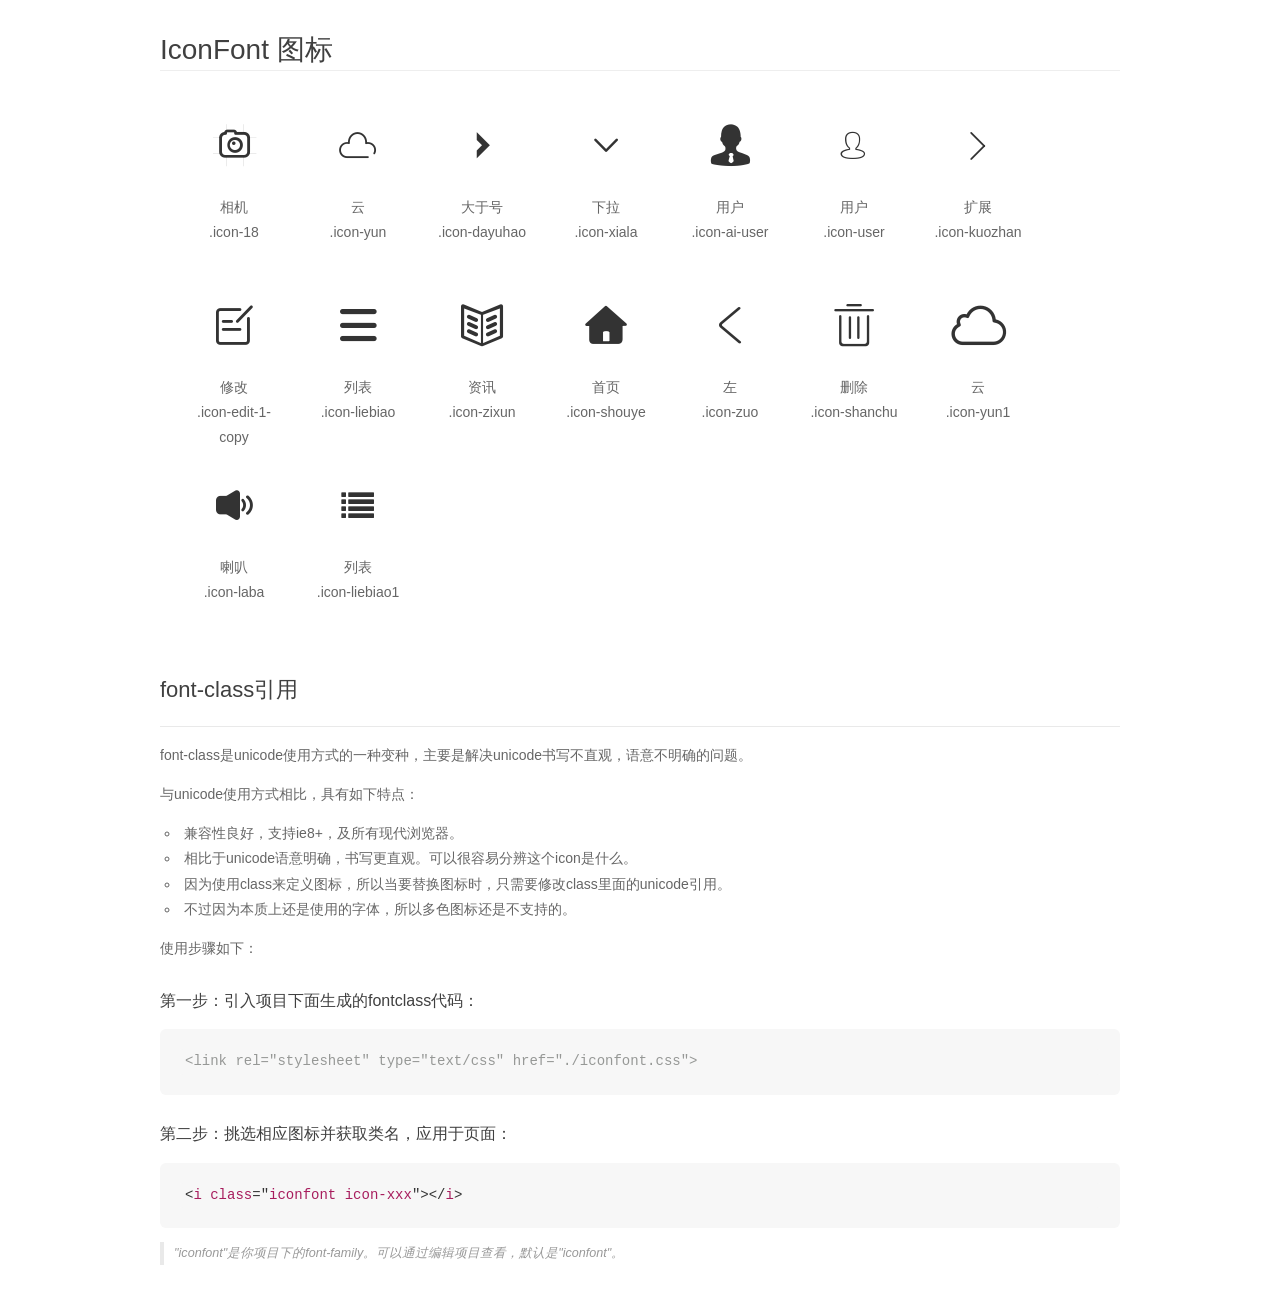
<file: look/Info/css/iconFont/demo_fontclass.html>
<!DOCTYPE html>
<html>
<head>
    <meta charset="utf-8"/>
    <title>IconFont</title>
    <link rel="stylesheet" href="demo.css">
    <link rel="stylesheet" href="iconfont.css">
</head>
<body>
    <div class="main markdown">
        <h1>IconFont 图标</h1>
        <ul class="icon_lists clear">
            
                <li>
                <i class="icon iconfont icon-18"></i>
                    <div class="name">相机</div>
                    <div class="fontclass">.icon-18</div>
                </li>
            
                <li>
                <i class="icon iconfont icon-yun"></i>
                    <div class="name">云</div>
                    <div class="fontclass">.icon-yun</div>
                </li>
            
                <li>
                <i class="icon iconfont icon-dayuhao"></i>
                    <div class="name">大于号</div>
                    <div class="fontclass">.icon-dayuhao</div>
                </li>
            
                <li>
                <i class="icon iconfont icon-xiala"></i>
                    <div class="name">下拉</div>
                    <div class="fontclass">.icon-xiala</div>
                </li>
            
                <li>
                <i class="icon iconfont icon-ai-user"></i>
                    <div class="name">用户</div>
                    <div class="fontclass">.icon-ai-user</div>
                </li>
            
                <li>
                <i class="icon iconfont icon-user"></i>
                    <div class="name">用户</div>
                    <div class="fontclass">.icon-user</div>
                </li>
            
                <li>
                <i class="icon iconfont icon-kuozhan"></i>
                    <div class="name">扩展</div>
                    <div class="fontclass">.icon-kuozhan</div>
                </li>
            
                <li>
                <i class="icon iconfont icon-edit-1-copy"></i>
                    <div class="name">修改</div>
                    <div class="fontclass">.icon-edit-1-copy</div>
                </li>
            
                <li>
                <i class="icon iconfont icon-liebiao"></i>
                    <div class="name">列表</div>
                    <div class="fontclass">.icon-liebiao</div>
                </li>
            
                <li>
                <i class="icon iconfont icon-zixun"></i>
                    <div class="name">资讯</div>
                    <div class="fontclass">.icon-zixun</div>
                </li>
            
                <li>
                <i class="icon iconfont icon-shouye"></i>
                    <div class="name">首页</div>
                    <div class="fontclass">.icon-shouye</div>
                </li>
            
                <li>
                <i class="icon iconfont icon-zuo"></i>
                    <div class="name"> 左</div>
                    <div class="fontclass">.icon-zuo</div>
                </li>
            
                <li>
                <i class="icon iconfont icon-shanchu"></i>
                    <div class="name">删除</div>
                    <div class="fontclass">.icon-shanchu</div>
                </li>
            
                <li>
                <i class="icon iconfont icon-yun1"></i>
                    <div class="name">云</div>
                    <div class="fontclass">.icon-yun1</div>
                </li>
            
                <li>
                <i class="icon iconfont icon-laba"></i>
                    <div class="name">喇叭</div>
                    <div class="fontclass">.icon-laba</div>
                </li>
            
                <li>
                <i class="icon iconfont icon-liebiao1"></i>
                    <div class="name">列表</div>
                    <div class="fontclass">.icon-liebiao1</div>
                </li>
            
        </ul>

        <h2 id="font-class-">font-class引用</h2>
        <hr>

        <p>font-class是unicode使用方式的一种变种，主要是解决unicode书写不直观，语意不明确的问题。</p>
        <p>与unicode使用方式相比，具有如下特点：</p>
        <ul>
        <li>兼容性良好，支持ie8+，及所有现代浏览器。</li>
        <li>相比于unicode语意明确，书写更直观。可以很容易分辨这个icon是什么。</li>
        <li>因为使用class来定义图标，所以当要替换图标时，只需要修改class里面的unicode引用。</li>
        <li>不过因为本质上还是使用的字体，所以多色图标还是不支持的。</li>
        </ul>
        <p>使用步骤如下：</p>
        <h3 id="-fontclass-">第一步：引入项目下面生成的fontclass代码：</h3>


        <pre><code class="lang-js hljs javascript"><span class="hljs-comment">&lt;link rel="stylesheet" type="text/css" href="./iconfont.css"&gt;</span></code></pre>
        <h3 id="-">第二步：挑选相应图标并获取类名，应用于页面：</h3>
        <pre><code class="lang-css hljs">&lt;<span class="hljs-selector-tag">i</span> <span class="hljs-selector-tag">class</span>="<span class="hljs-selector-tag">iconfont</span> <span class="hljs-selector-tag">icon-xxx</span>"&gt;&lt;/<span class="hljs-selector-tag">i</span>&gt;</code></pre>
        <blockquote>
        <p>"iconfont"是你项目下的font-family。可以通过编辑项目查看，默认是"iconfont"。</p>
        </blockquote>
    </div>
</body>
</html>
</file>
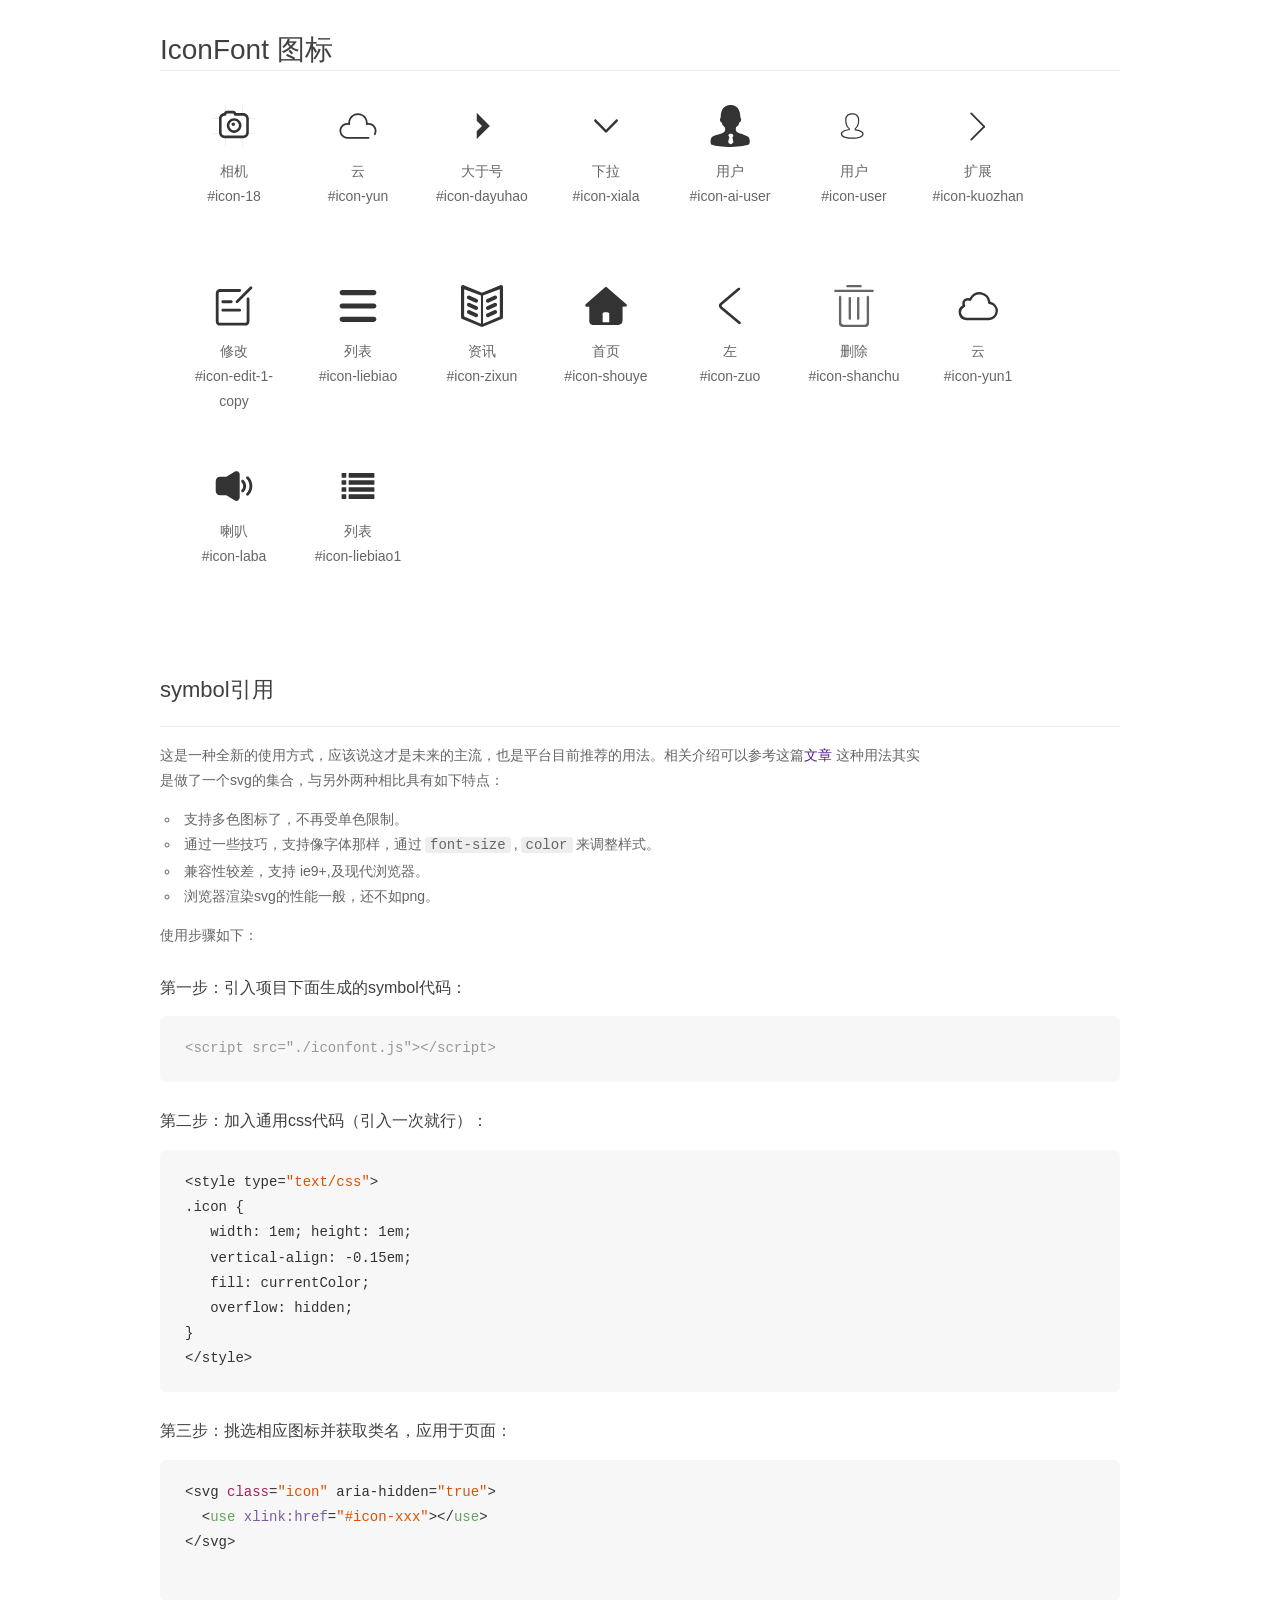
<file: look/Info/css/iconFont/demo_symbol.html>
<!DOCTYPE html>
<html>
<head>
    <meta charset="utf-8"/>
    <title>IconFont</title>
    <link rel="stylesheet" href="demo.css">
    <script src="iconfont.js"></script>

    <style type="text/css">
        .icon {
          /* 通过设置 font-size 来改变图标大小 */
          width: 1em; height: 1em;
          /* 图标和文字相邻时，垂直对齐 */
          vertical-align: -0.15em;
          /* 通过设置 color 来改变 SVG 的颜色/fill */
          fill: currentColor;
          /* path 和 stroke 溢出 viewBox 部分在 IE 下会显示
             normalize.css 中也包含这行 */
          overflow: hidden;
        }

    </style>
</head>
<body>
    <div class="main markdown">
        <h1>IconFont 图标</h1>
        <ul class="icon_lists clear">
            
                <li>
                    <svg class="icon" aria-hidden="true">
                        <use xlink:href="#icon-18"></use>
                    </svg>
                    <div class="name">相机</div>
                    <div class="fontclass">#icon-18</div>
                </li>
            
                <li>
                    <svg class="icon" aria-hidden="true">
                        <use xlink:href="#icon-yun"></use>
                    </svg>
                    <div class="name">云</div>
                    <div class="fontclass">#icon-yun</div>
                </li>
            
                <li>
                    <svg class="icon" aria-hidden="true">
                        <use xlink:href="#icon-dayuhao"></use>
                    </svg>
                    <div class="name">大于号</div>
                    <div class="fontclass">#icon-dayuhao</div>
                </li>
            
                <li>
                    <svg class="icon" aria-hidden="true">
                        <use xlink:href="#icon-xiala"></use>
                    </svg>
                    <div class="name">下拉</div>
                    <div class="fontclass">#icon-xiala</div>
                </li>
            
                <li>
                    <svg class="icon" aria-hidden="true">
                        <use xlink:href="#icon-ai-user"></use>
                    </svg>
                    <div class="name">用户</div>
                    <div class="fontclass">#icon-ai-user</div>
                </li>
            
                <li>
                    <svg class="icon" aria-hidden="true">
                        <use xlink:href="#icon-user"></use>
                    </svg>
                    <div class="name">用户</div>
                    <div class="fontclass">#icon-user</div>
                </li>
            
                <li>
                    <svg class="icon" aria-hidden="true">
                        <use xlink:href="#icon-kuozhan"></use>
                    </svg>
                    <div class="name">扩展</div>
                    <div class="fontclass">#icon-kuozhan</div>
                </li>
            
                <li>
                    <svg class="icon" aria-hidden="true">
                        <use xlink:href="#icon-edit-1-copy"></use>
                    </svg>
                    <div class="name">修改</div>
                    <div class="fontclass">#icon-edit-1-copy</div>
                </li>
            
                <li>
                    <svg class="icon" aria-hidden="true">
                        <use xlink:href="#icon-liebiao"></use>
                    </svg>
                    <div class="name">列表</div>
                    <div class="fontclass">#icon-liebiao</div>
                </li>
            
                <li>
                    <svg class="icon" aria-hidden="true">
                        <use xlink:href="#icon-zixun"></use>
                    </svg>
                    <div class="name">资讯</div>
                    <div class="fontclass">#icon-zixun</div>
                </li>
            
                <li>
                    <svg class="icon" aria-hidden="true">
                        <use xlink:href="#icon-shouye"></use>
                    </svg>
                    <div class="name">首页</div>
                    <div class="fontclass">#icon-shouye</div>
                </li>
            
                <li>
                    <svg class="icon" aria-hidden="true">
                        <use xlink:href="#icon-zuo"></use>
                    </svg>
                    <div class="name"> 左</div>
                    <div class="fontclass">#icon-zuo</div>
                </li>
            
                <li>
                    <svg class="icon" aria-hidden="true">
                        <use xlink:href="#icon-shanchu"></use>
                    </svg>
                    <div class="name">删除</div>
                    <div class="fontclass">#icon-shanchu</div>
                </li>
            
                <li>
                    <svg class="icon" aria-hidden="true">
                        <use xlink:href="#icon-yun1"></use>
                    </svg>
                    <div class="name">云</div>
                    <div class="fontclass">#icon-yun1</div>
                </li>
            
                <li>
                    <svg class="icon" aria-hidden="true">
                        <use xlink:href="#icon-laba"></use>
                    </svg>
                    <div class="name">喇叭</div>
                    <div class="fontclass">#icon-laba</div>
                </li>
            
                <li>
                    <svg class="icon" aria-hidden="true">
                        <use xlink:href="#icon-liebiao1"></use>
                    </svg>
                    <div class="name">列表</div>
                    <div class="fontclass">#icon-liebiao1</div>
                </li>
            
        </ul>


        <h2 id="symbol-">symbol引用</h2>
        <hr>

        <p>这是一种全新的使用方式，应该说这才是未来的主流，也是平台目前推荐的用法。相关介绍可以参考这篇<a href="">文章</a>
        这种用法其实是做了一个svg的集合，与另外两种相比具有如下特点：</p>
        <ul>
          <li>支持多色图标了，不再受单色限制。</li>
          <li>通过一些技巧，支持像字体那样，通过<code>font-size</code>,<code>color</code>来调整样式。</li>
          <li>兼容性较差，支持 ie9+,及现代浏览器。</li>
          <li>浏览器渲染svg的性能一般，还不如png。</li>
        </ul>
        <p>使用步骤如下：</p>
        <h3 id="-symbol-">第一步：引入项目下面生成的symbol代码：</h3>
        <pre><code class="lang-js hljs javascript"><span class="hljs-comment">&lt;script src="./iconfont.js"&gt;&lt;/script&gt;</span></code></pre>
        <h3 id="-css-">第二步：加入通用css代码（引入一次就行）：</h3>
        <pre><code class="lang-js hljs javascript">&lt;style type=<span class="hljs-string">"text/css"</span>&gt;
.icon {
   width: <span class="hljs-number">1</span>em; height: <span class="hljs-number">1</span>em;
   vertical-align: <span class="hljs-number">-0.15</span>em;
   fill: currentColor;
   overflow: hidden;
}
&lt;<span class="hljs-regexp">/style&gt;</span></code></pre>
        <h3 id="-">第三步：挑选相应图标并获取类名，应用于页面：</h3>
        <pre><code class="lang-js hljs javascript">&lt;svg <span class="hljs-class"><span class="hljs-keyword">class</span></span>=<span class="hljs-string">"icon"</span> aria-hidden=<span class="hljs-string">"true"</span>&gt;<span class="xml"><span class="hljs-tag">
  &lt;<span class="hljs-name">use</span> <span class="hljs-attr">xlink:href</span>=<span class="hljs-string">"#icon-xxx"</span>&gt;</span><span class="hljs-tag">&lt;/<span class="hljs-name">use</span>&gt;</span>
</span>&lt;<span class="hljs-regexp">/svg&gt;
        </span></code></pre>
    </div>
</body>
</html>
</file>
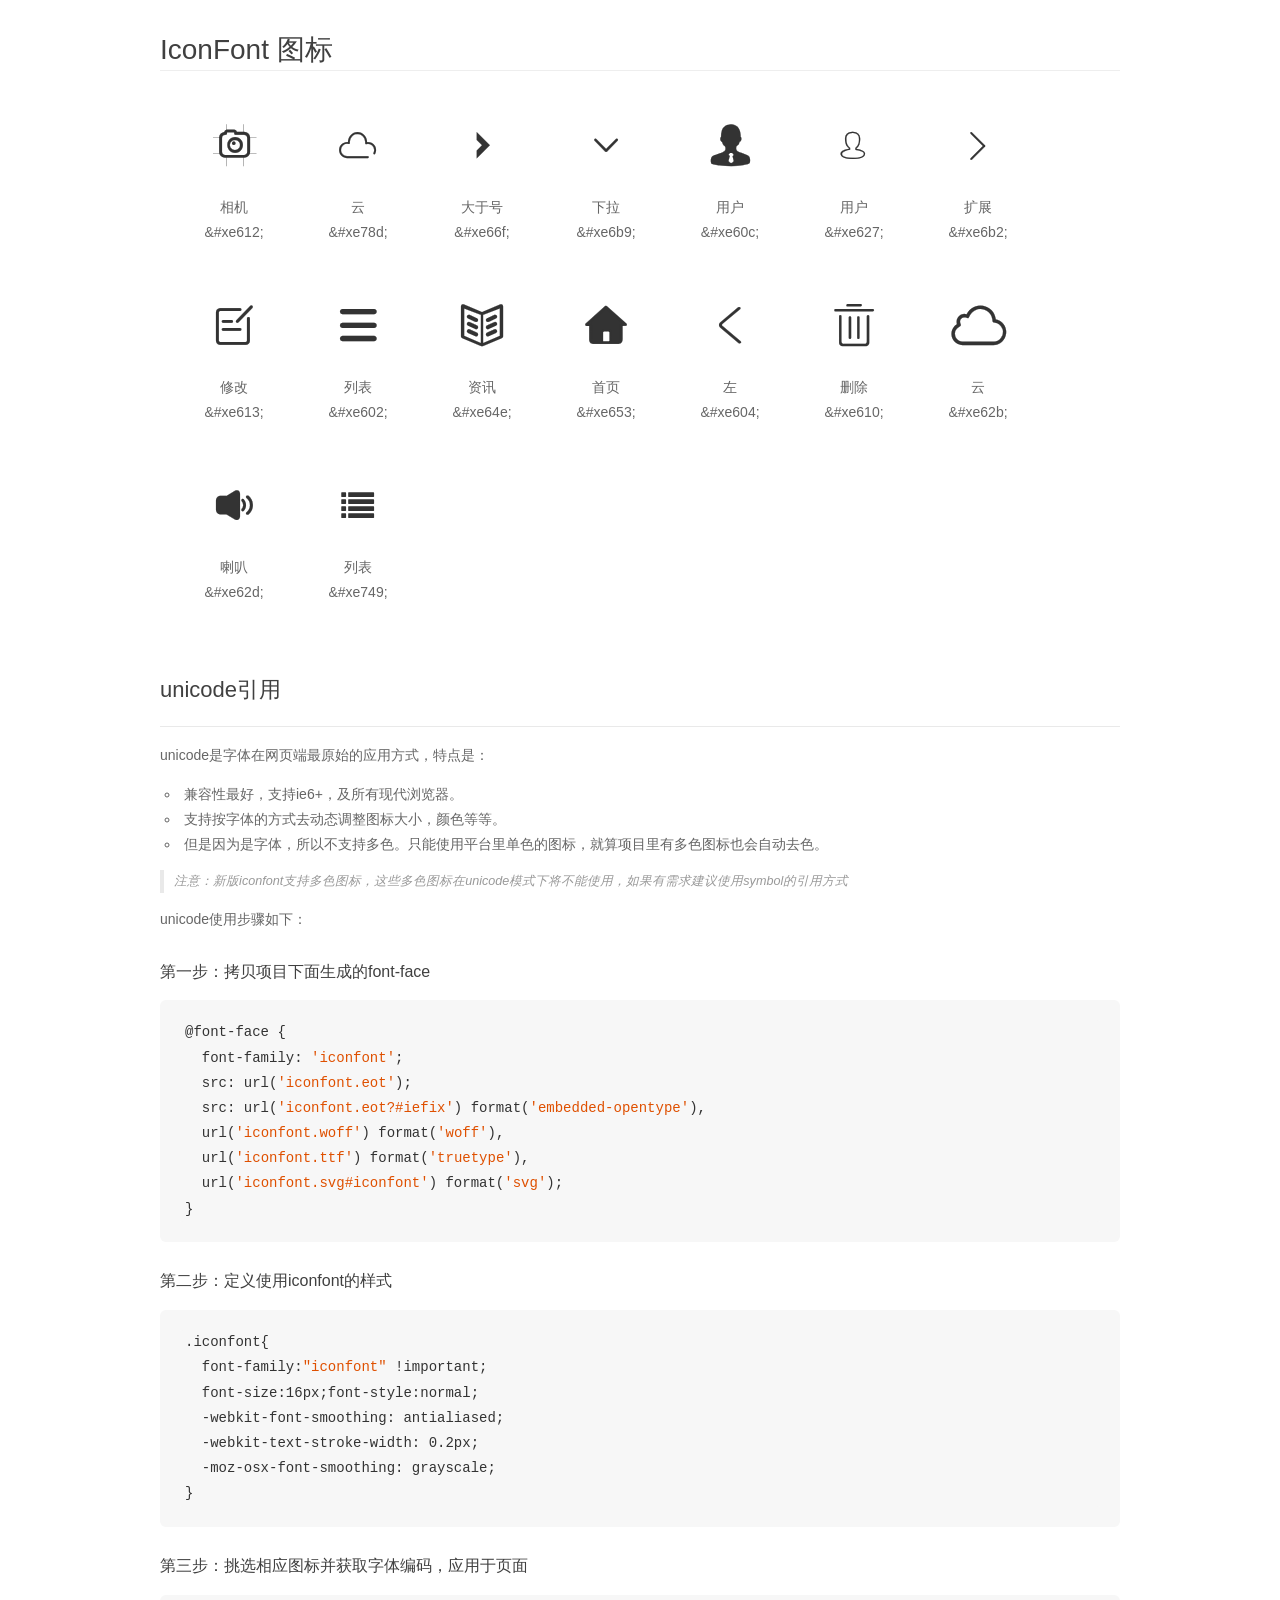
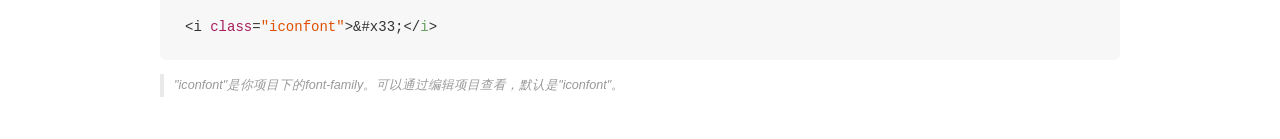
<file: look/Info/css/iconFont/demo_unicode.html>
<!DOCTYPE html>
<html>
<head>
    <meta charset="utf-8"/>
    <title>IconFont</title>
    <link rel="stylesheet" href="demo.css">

    <style type="text/css">

        @font-face {font-family: "iconfont";
          src: url('iconfont.eot'); /* IE9*/
          src: url('iconfont.eot#iefix') format('embedded-opentype'), /* IE6-IE8 */
          url('iconfont.woff') format('woff'), /* chrome, firefox */
          url('iconfont.ttf') format('truetype'), /* chrome, firefox, opera, Safari, Android, iOS 4.2+*/
          url('iconfont.svg#iconfont') format('svg'); /* iOS 4.1- */
        }

        .iconfont {
          font-family:"iconfont" !important;
          font-size:16px;
          font-style:normal;
          -webkit-font-smoothing: antialiased;
          -webkit-text-stroke-width: 0.2px;
          -moz-osx-font-smoothing: grayscale;
        }

    </style>
</head>
<body>
    <div class="main markdown">
        <h1>IconFont 图标</h1>
        <ul class="icon_lists clear">
            
                <li>
                <i class="icon iconfont">&#xe612;</i>
                    <div class="name">相机</div>
                    <div class="code">&amp;#xe612;</div>
                </li>
            
                <li>
                <i class="icon iconfont">&#xe78d;</i>
                    <div class="name">云</div>
                    <div class="code">&amp;#xe78d;</div>
                </li>
            
                <li>
                <i class="icon iconfont">&#xe66f;</i>
                    <div class="name">大于号</div>
                    <div class="code">&amp;#xe66f;</div>
                </li>
            
                <li>
                <i class="icon iconfont">&#xe6b9;</i>
                    <div class="name">下拉</div>
                    <div class="code">&amp;#xe6b9;</div>
                </li>
            
                <li>
                <i class="icon iconfont">&#xe60c;</i>
                    <div class="name">用户</div>
                    <div class="code">&amp;#xe60c;</div>
                </li>
            
                <li>
                <i class="icon iconfont">&#xe627;</i>
                    <div class="name">用户</div>
                    <div class="code">&amp;#xe627;</div>
                </li>
            
                <li>
                <i class="icon iconfont">&#xe6b2;</i>
                    <div class="name">扩展</div>
                    <div class="code">&amp;#xe6b2;</div>
                </li>
            
                <li>
                <i class="icon iconfont">&#xe613;</i>
                    <div class="name">修改</div>
                    <div class="code">&amp;#xe613;</div>
                </li>
            
                <li>
                <i class="icon iconfont">&#xe602;</i>
                    <div class="name">列表</div>
                    <div class="code">&amp;#xe602;</div>
                </li>
            
                <li>
                <i class="icon iconfont">&#xe64e;</i>
                    <div class="name">资讯</div>
                    <div class="code">&amp;#xe64e;</div>
                </li>
            
                <li>
                <i class="icon iconfont">&#xe653;</i>
                    <div class="name">首页</div>
                    <div class="code">&amp;#xe653;</div>
                </li>
            
                <li>
                <i class="icon iconfont">&#xe604;</i>
                    <div class="name"> 左</div>
                    <div class="code">&amp;#xe604;</div>
                </li>
            
                <li>
                <i class="icon iconfont">&#xe610;</i>
                    <div class="name">删除</div>
                    <div class="code">&amp;#xe610;</div>
                </li>
            
                <li>
                <i class="icon iconfont">&#xe62b;</i>
                    <div class="name">云</div>
                    <div class="code">&amp;#xe62b;</div>
                </li>
            
                <li>
                <i class="icon iconfont">&#xe62d;</i>
                    <div class="name">喇叭</div>
                    <div class="code">&amp;#xe62d;</div>
                </li>
            
                <li>
                <i class="icon iconfont">&#xe749;</i>
                    <div class="name">列表</div>
                    <div class="code">&amp;#xe749;</div>
                </li>
            
        </ul>
        <h2 id="unicode-">unicode引用</h2>
        <hr>

        <p>unicode是字体在网页端最原始的应用方式，特点是：</p>
        <ul>
        <li>兼容性最好，支持ie6+，及所有现代浏览器。</li>
        <li>支持按字体的方式去动态调整图标大小，颜色等等。</li>
        <li>但是因为是字体，所以不支持多色。只能使用平台里单色的图标，就算项目里有多色图标也会自动去色。</li>
        </ul>
        <blockquote>
        <p>注意：新版iconfont支持多色图标，这些多色图标在unicode模式下将不能使用，如果有需求建议使用symbol的引用方式</p>
        </blockquote>
        <p>unicode使用步骤如下：</p>
        <h3 id="-font-face">第一步：拷贝项目下面生成的font-face</h3>
        <pre><code class="lang-js hljs javascript">@font-face {
  font-family: <span class="hljs-string">'iconfont'</span>;
  src: url(<span class="hljs-string">'iconfont.eot'</span>);
  src: url(<span class="hljs-string">'iconfont.eot?#iefix'</span>) format(<span class="hljs-string">'embedded-opentype'</span>),
  url(<span class="hljs-string">'iconfont.woff'</span>) format(<span class="hljs-string">'woff'</span>),
  url(<span class="hljs-string">'iconfont.ttf'</span>) format(<span class="hljs-string">'truetype'</span>),
  url(<span class="hljs-string">'iconfont.svg#iconfont'</span>) format(<span class="hljs-string">'svg'</span>);
}
</code></pre>
        <h3 id="-iconfont-">第二步：定义使用iconfont的样式</h3>
        <pre><code class="lang-js hljs javascript">.iconfont{
  font-family:<span class="hljs-string">"iconfont"</span> !important;
  font-size:<span class="hljs-number">16</span>px;font-style:normal;
  -webkit-font-smoothing: antialiased;
  -webkit-text-stroke-width: <span class="hljs-number">0.2</span>px;
  -moz-osx-font-smoothing: grayscale;
}
</code></pre>
        <h3 id="-">第三步：挑选相应图标并获取字体编码，应用于页面</h3>
        <pre><code class="lang-js hljs javascript">&lt;i <span class="hljs-class"><span class="hljs-keyword">class</span></span>=<span class="hljs-string">"iconfont"</span>&gt;&amp;#x33;<span class="xml"><span class="hljs-tag">&lt;/<span class="hljs-name">i</span>&gt;</span></span></code></pre>

        <blockquote>
        <p>"iconfont"是你项目下的font-family。可以通过编辑项目查看，默认是"iconfont"。</p>
        </blockquote>
    </div>


</body>
</html>
</file>
<file: look/Info/css/iconFont/demo.css>
*{margin: 0;padding: 0;list-style: none;}
/*
KISSY CSS Reset
理念：1. reset 的目的不是清除浏览器的默认样式，这仅是部分工作。清除和重置是紧密不可分的。
2. reset 的目的不是让默认样式在所有浏览器下一致，而是减少默认样式有可能带来的问题。
3. reset 期望提供一套普适通用的基础样式。但没有银弹，推荐根据具体需求，裁剪和修改后再使用。
特色：1. 适应中文；2. 基于最新主流浏览器。
维护：玉伯<lifesinger@gmail.com>, 正淳<ragecarrier@gmail.com>
 */

/** 清除内外边距 **/
body, h1, h2, h3, h4, h5, h6, hr, p, blockquote, /* structural elements 结构元素 */
dl, dt, dd, ul, ol, li, /* list elements 列表元素 */
pre, /* text formatting elements 文本格式元素 */
form, fieldset, legend, button, input, textarea, /* form elements 表单元素 */
th, td /* table elements 表格元素 */ {
  margin: 0;
  padding: 0;
}

/** 设置默认字体 **/
body,
button, input, select, textarea /* for ie */ {
  font: 12px/1.5 tahoma, arial, \5b8b\4f53, sans-serif;
}
h1, h2, h3, h4, h5, h6 { font-size: 100%; }
address, cite, dfn, em, var { font-style: normal; } /* 将斜体扶正 */
code, kbd, pre, samp { font-family: courier new, courier, monospace; } /* 统一等宽字体 */
small { font-size: 12px; } /* 小于 12px 的中文很难阅读，让 small 正常化 */

/** 重置列表元素 **/
ul, ol { list-style: none; }

/** 重置文本格式元素 **/
a { text-decoration: none; }
a:hover { text-decoration: underline; }


/** 重置表单元素 **/
legend { color: #000; } /* for ie6 */
fieldset, img { border: 0; } /* img 搭车：让链接里的 img 无边框 */
button, input, select, textarea { font-size: 100%; } /* 使得表单元素在 ie 下能继承字体大小 */
/* 注：optgroup 无法扶正 */

/** 重置表格元素 **/
table { border-collapse: collapse; border-spacing: 0; }

/* 清除浮动 */
.ks-clear:after, .clear:after {
  content: '\20';
  display: block;
  height: 0;
  clear: both;
}
.ks-clear, .clear {
  *zoom: 1;
}

.main {
  padding: 30px 100px;
width: 960px;
margin: 0 auto;
}
.main h1{font-size:36px; color:#333; text-align:left;margin-bottom:30px; border-bottom: 1px solid #eee;}

.helps{margin-top:40px;}
.helps pre{
  padding:20px;
  margin:10px 0;
  border:solid 1px #e7e1cd;
  background-color: #fffdef;
  overflow: auto;
}

.icon_lists{
  width: 100% !important;

}

.icon_lists li{
  float:left;
  width: 100px;
  height:180px;
  text-align: center;
  list-style: none !important;
}
.icon_lists .icon{
  font-size: 42px;
  line-height: 100px;
  margin: 10px 0;
  color:#333;
  -webkit-transition: font-size 0.25s ease-out 0s;
  -moz-transition: font-size 0.25s ease-out 0s;
  transition: font-size 0.25s ease-out 0s;

}
.icon_lists .icon:hover{
  font-size: 100px;
}



.markdown {
  color: #666;
  font-size: 14px;
  line-height: 1.8;
}

.highlight {
  line-height: 1.5;
}

.markdown img {
  vertical-align: middle;
  max-width: 100%;
}

.markdown h1 {
  color: #404040;
  font-weight: 500;
  line-height: 40px;
  margin-bottom: 24px;
}

.markdown h2,
.markdown h3,
.markdown h4,
.markdown h5,
.markdown h6 {
  color: #404040;
  margin: 1.6em 0 0.6em 0;
  font-weight: 500;
  clear: both;
}

.markdown h1 {
  font-size: 28px;
}

.markdown h2 {
  font-size: 22px;
}

.markdown h3 {
  font-size: 16px;
}

.markdown h4 {
  font-size: 14px;
}

.markdown h5 {
  font-size: 12px;
}

.markdown h6 {
  font-size: 12px;
}

.markdown hr {
  height: 1px;
  border: 0;
  background: #e9e9e9;
  margin: 16px 0;
  clear: both;
}

.markdown p,
.markdown pre {
  margin: 1em 0;
}

.markdown > p,
.markdown > blockquote,
.markdown > .highlight,
.markdown > ol,
.markdown > ul {
  width: 80%;
}

.markdown ul > li {
  list-style: circle;
}

.markdown > ul li,
.markdown blockquote ul > li {
  margin-left: 20px;
  padding-left: 4px;
}

.markdown > ul li p,
.markdown > ol li p {
  margin: 0.6em 0;
}

.markdown ol > li {
  list-style: decimal;
}

.markdown > ol li,
.markdown blockquote ol > li {
  margin-left: 20px;
  padding-left: 4px;
}

.markdown code {
  margin: 0 3px;
  padding: 0 5px;
  background: #eee;
  border-radius: 3px;
}

.markdown pre {
  border-radius: 6px;
  background: #f7f7f7;
  padding: 20px;
}

.markdown pre code {
  border: none;
  background: #f7f7f7;
  margin: 0;
}

.markdown strong,
.markdown b {
  font-weight: 600;
}

.markdown > table {
  border-collapse: collapse;
  border-spacing: 0px;
  empty-cells: show;
  border: 1px solid #e9e9e9;
  width: 95%;
  margin-bottom: 24px;
}

.markdown > table th {
  white-space: nowrap;
  color: #333;
  font-weight: 600;

}

.markdown > table th,
.markdown > table td {
  border: 1px solid #e9e9e9;
  padding: 8px 16px;
  text-align: left;
}

.markdown > table th {
  background: #F7F7F7;
}

.markdown blockquote {
  font-size: 90%;
  color: #999;
  border-left: 4px solid #e9e9e9;
  padding-left: 0.8em;
  margin: 1em 0;
  font-style: italic;
}

.markdown blockquote p {
  margin: 0;
}

.markdown .anchor {
  opacity: 0;
  transition: opacity 0.3s ease;
  margin-left: 8px;
}

.markdown .waiting {
  color: #ccc;
}

.markdown h1:hover .anchor,
.markdown h2:hover .anchor,
.markdown h3:hover .anchor,
.markdown h4:hover .anchor,
.markdown h5:hover .anchor,
.markdown h6:hover .anchor {
  opacity: 1;
  display: inline-block;
}

.markdown > br,
.markdown > p > br {
  clear: both;
}


.hljs {
  display: block;
  background: white;
  padding: 0.5em;
  color: #333333;
  overflow-x: auto;
}

.hljs-comment,
.hljs-meta {
  color: #969896;
}

.hljs-string,
.hljs-variable,
.hljs-template-variable,
.hljs-strong,
.hljs-emphasis,
.hljs-quote {
  color: #df5000;
}

.hljs-keyword,
.hljs-selector-tag,
.hljs-type {
  color: #a71d5d;
}

.hljs-literal,
.hljs-symbol,
.hljs-bullet,
.hljs-attribute {
  color: #0086b3;
}

.hljs-section,
.hljs-name {
  color: #63a35c;
}

.hljs-tag {
  color: #333333;
}

.hljs-title,
.hljs-attr,
.hljs-selector-id,
.hljs-selector-class,
.hljs-selector-attr,
.hljs-selector-pseudo {
  color: #795da3;
}

.hljs-addition {
  color: #55a532;
  background-color: #eaffea;
}

.hljs-deletion {
  color: #bd2c00;
  background-color: #ffecec;
}

.hljs-link {
  text-decoration: underline;
}

pre{
  background: #fff;
}
</file>
<file: look/Info/css/iconFont/iconfont.css>
@font-face {font-family: "iconfont";
  src: url('iconfont.eot?t=1538058742683'); /* IE9*/
  src: url('iconfont.eot?t=1538058742683#iefix') format('embedded-opentype'), /* IE6-IE8 */
  url('[data-uri]') format('woff'),
  url('iconfont.ttf?t=1538058742683') format('truetype'), /* chrome, firefox, opera, Safari, Android, iOS 4.2+*/
  url('iconfont.svg?t=1538058742683#iconfont') format('svg'); /* iOS 4.1- */
}

.iconfont {
  font-family:"iconfont" !important;
  font-size:16px;
  font-style:normal;
  -webkit-font-smoothing: antialiased;
  -moz-osx-font-smoothing: grayscale;
}

.icon-18:before { content: "\e612"; }

.icon-yun:before { content: "\e78d"; }

.icon-dayuhao:before { content: "\e66f"; }

.icon-xiala:before { content: "\e6b9"; }

.icon-ai-user:before { content: "\e60c"; }

.icon-user:before { content: "\e627"; }

.icon-kuozhan:before { content: "\e6b2"; }

.icon-edit-1-copy:before { content: "\e613"; }

.icon-liebiao:before { content: "\e602"; }

.icon-zixun:before { content: "\e64e"; }

.icon-shouye:before { content: "\e653"; }

.icon-zuo:before { content: "\e604"; }

.icon-shanchu:before { content: "\e610"; }

.icon-yun1:before { content: "\e62b"; }

.icon-laba:before { content: "\e62d"; }

.icon-liebiao1:before { content: "\e749"; }
</file>
